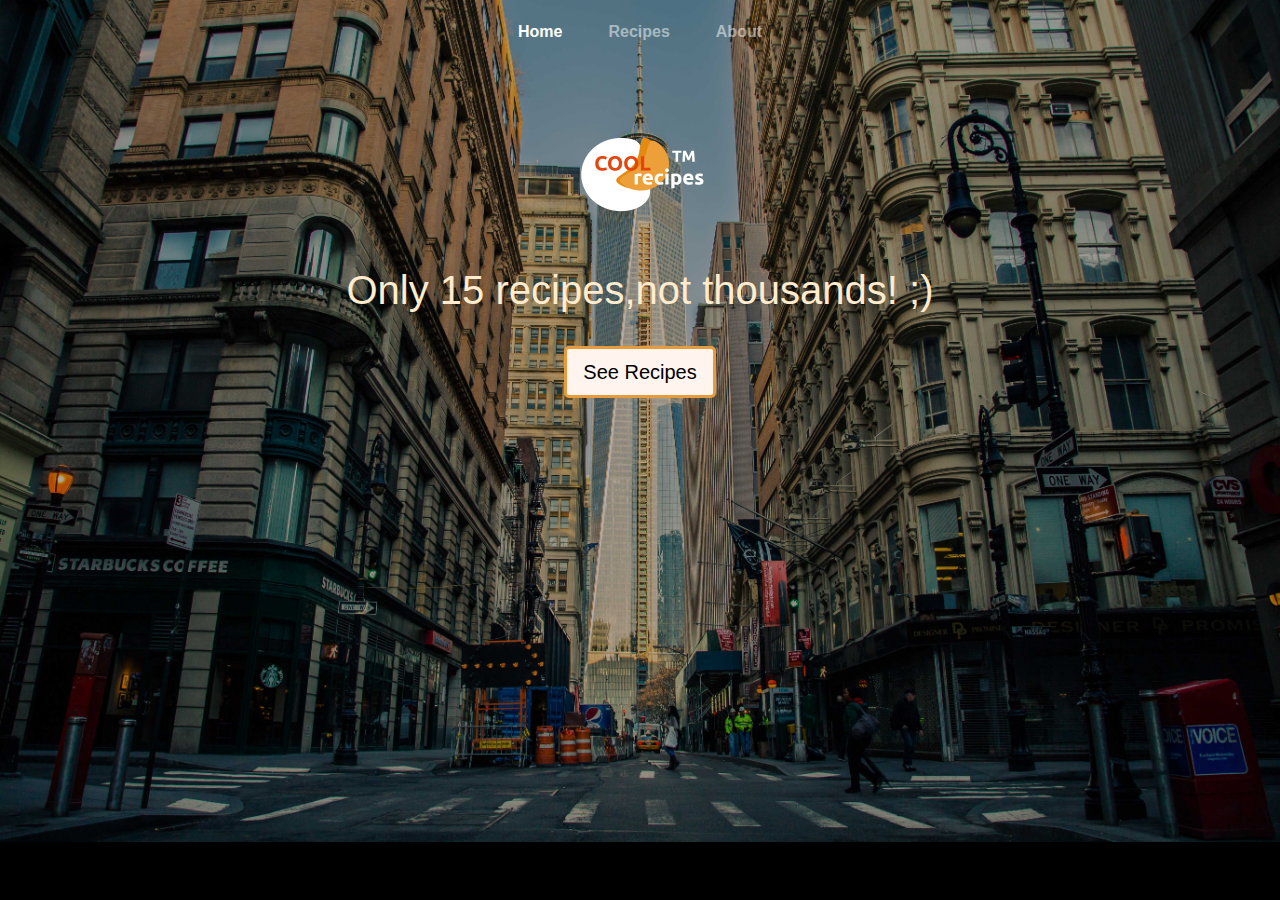
<file: Index.html>
<!DOCTYPE html>
<html lang="en">
    <head>
        <meta charset="UTF-8">
        <meta name="viewport" content="width=device-width, initial-scale=1.0">
        <title>Document</title>
        <link rel="stylesheet" href="https://cdnjs.cloudflare.com/ajax/libs/animate.css/4.1.1/animate.min.css">
        <link rel="stylesheet" href="https://stackpath.bootstrapcdn.com/bootstrap/4.5.2/css/bootstrap.min.css" integrity="sha384-JcKb8q3iqJ61gNV9KGb8thSsNjpSL0n8PARn9HuZOnIxN0hoP+VmmDGMN5t9UJ0Z" crossorigin="anonymous">
        <link rel="stylesheet" href="styles.css"/>
        <script src="https://stackpath.bootstrapcdn.com/bootstrap/4.5.2/js/bootstrap.min.js" integrity="sha384-B4gt1jrGC7Jh4AgTPSdUtOBvfO8shuf57BaghqFfPlYxofvL8/KUEfYiJOMMV+rV" crossorigin="anonymous"></script>
    </head>
    <body>
        <header>
            <nav class="navbar navbar-dark bg-transparent navbar-expand d-flex justify-content-around flex-row ">
                
                <!--<span class="navbar-text text-white">
                    Only 15 recipes, not thousands! ;)
                </span> -->
            
                <!--<a class="navbar-brand" href="#">
                    <img src="src/logo.png" width="100" height="100" alt="logo of cool recipes">
                </a> -->

                <div class=" row">
                <ul class="  navbar-nav p-2">
                    <li class="col-md nav-item active">
                        <a class="nav-link" href="#">Home <span class="sr-only">(current)</span></a>
                    </li>
                    <li class="col-md nav-item">
                        <a class="nav-link" href="menu.html">Recipes</a>
                    </li> 
                    <li class="col-md nav-item">
                        <a class="nav-link" href="about.html">About</a>
                    </li>
                </ul>
                </div>
            </nav>
        </header>
        <body>
            <br>
            <img src="src/logo.png" class="img-fluid d-block mx-auto" style="width:150px;" alt="cool recipes logo">
            <br>
            <h1 class="text-center animate__animated animate__zoomInDown animate__slower" style="color: blanchedalmond;">
                Only 15 recipes,not thousands! ;)
            </h1>
            <br>
            <a href="menu.html">
            <button type="button" class="d-block mx-auto btn btn-primary btn-lg">See Recipes</button>
            </a>
        </body>
        <footer>
            
        </footer>

</html>
</file>
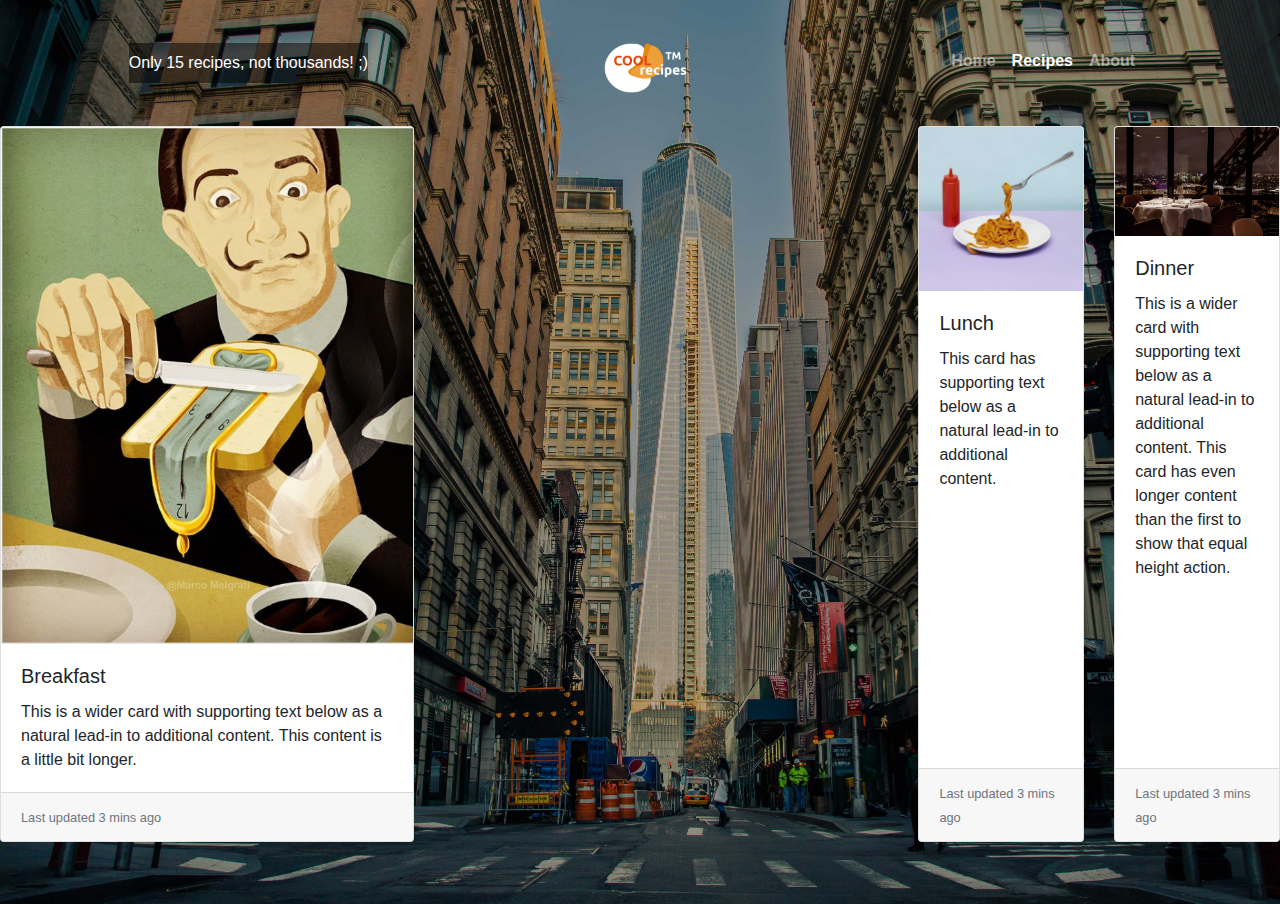
<file: menu.html>
<!DOCTYPE html>
<html lang="en">
    <head>
        <meta charset="UTF-8">
        <meta name="viewport" content="width=device-width, initial-scale=1.0">
        <title>Document</title>
        <link rel="stylesheet" href="https://cdnjs.cloudflare.com/ajax/libs/font-awesome/4.7.0/css/font-awesome.min.css">
        <link rel="stylesheet" href="https://cdnjs.cloudflare.com/ajax/libs/animate.css/4.1.1/animate.min.css">
        <link rel="stylesheet" href="https://stackpath.bootstrapcdn.com/bootstrap/4.5.2/css/bootstrap.min.css" integrity="sha384-JcKb8q3iqJ61gNV9KGb8thSsNjpSL0n8PARn9HuZOnIxN0hoP+VmmDGMN5t9UJ0Z" crossorigin="anonymous">
        <link rel="stylesheet" href="styles.css"/>
        <script src="https://stackpath.bootstrapcdn.com/bootstrap/4.5.2/js/bootstrap.min.js" integrity="sha384-B4gt1jrGC7Jh4AgTPSdUtOBvfO8shuf57BaghqFfPlYxofvL8/KUEfYiJOMMV+rV" crossorigin="anonymous"></script>
    </head>
    <body>
        <header>
            <nav class="navbar navbar-dark bg-transparent navbar-expand d-flex justify-content-around flex-row">
                
                <span class="navbar-text text-white">
                    Only 15 recipes, not thousands! ;)
                </span> 
            
                <a class="navbar-brand" href="about.html">
                    <img src="src/logo.png" width="100" height="100" alt="logo of cool recipes">
                </a> 
                
                <ul class="navbar-nav p-2">
                    <li class="nav-item">
                        <a class="nav-link" href="Index.html">Home <span class="sr-only">(current)</span></a>
                    </li>
                   <li class="nav-item active">
                        <a class="nav-link" href="menu.html">Recipes</a>
                    </li> 
                    <li class="nav-item">
                        <a class="nav-link" href="about.html">About</a>
                    </li>
                </ul>
            </nav>
        </header>
        <body>
            <!--<br>
            <img src="src/logo.png" class="img-fluid d-block mx-auto" style="width:150px;" alt="cool recipes logo">
            <br>
            <h1 class="text-center animate__animated animate__zoomInDown animate__slower" style="color: blanchedalmond;">
                Only 15 recipes,not thousands! ;)
            </h1>
            <br>
            <a href="menue.html">
            <button type="button" class="d-block mx-auto btn btn-primary btn-lg">See Recipes</button>
            </a>-->
            <div class="card-deck">
                <div class="row">
                    <div class="col-sm-6">

                        <div class="card">
                            <a href="#"><img class="card-img-top" src="src/breakfast.PNG" alt="Card image cap"></a>
                        <div class="card-body">
                            <h5 class="card-title">Breakfast</h5>
                            <p class="card-text">This is a wider card with supporting text below as a natural lead-in to additional content. This content is a little bit longer.</p>
                        </div>
                        <div class="card-footer">
                            <small class="text-muted">Last updated 3 mins ago</small>
                        </div>
                    </div>
               </div>
            </div>
            <div class="card w-50">
                <a href="#"> <img class="card-img-top" src="src/lunch.jpg" alt="Card image cap"></a>
                <div class="card-body">
                    <h5 class="card-title">Lunch</h5>
                    <p class="card-text">This card has supporting text below as a natural lead-in to additional content.</p>
                </div>
                <div class="card-footer">
                    <small class="text-muted">Last updated 3 mins ago</small>
                </div>
            </div>
            <div class="card w-20">
                <a href="#"><img class="card-img-top" src="src/dinner.jpg" alt="Card image cap"></a>
                <div class="card-body">
                    <h5 class="card-title">Dinner</h5>
                    <p class="card-text">This is a wider card with supporting text below as a natural lead-in to additional content. This card has even longer content than the first to show that equal height action.</p>
                </div>
                <div class="card-footer">
                    <small class="text-muted">Last updated 3 mins ago</small>
                </div>
            </div>
        </div>
            
        </body>
        </div>
        <footer>
            <div class=" .container-fluid">
                <ul class="row">
                    <a class="col-md btn-floating btn-lg" type="button" role="button"><i class="fab fa-facebook"></i></a>
                    <a class="col-md btn-floating btn-lg btn-ins" type="button" role="button"><i class="fab fa-instagram"></i></a>
                    <a class="col-md btn-floating btn-lg btn-tw" type="button" role="button"><i class="fab fa-twitter"></i></a>
                    <a class="col-md btn-floating btn-lg btn-yt" type="button" role="button"><i class="fab fa-youtube"></i></a>
                </ul>
            </div>
        
        </footer>
        
       
    </body>
</html>
</file>
<file: styles.css>
body{
    background-image: url("src/background-photo.jpg");
    background-size: cover;
    background-repeat: no-repeat;
    background-color: black; 
}

.text-white{
background-color: rgba(0, 0, 0, 0.5);


}


.navbar-nav .nav-link{
    padding: .25rem 0;
    font-weight: 700;
    color: rgba(255, 255, 255, .5);
    background-color: transparent;
    border-bottom: .25rem solid transparent;
}
.navbar-nav .nav-link:hover,
.navbar-nav .nav-link:focus{
    border-bottom-color: rgba(255, 255, 255, .25);

}
.btn{
background-color: seashell;
border:3px solid rgb(230, 156, 60);
color: rgb(0, 0, 0);
}
btn-primary:hover{
    
}
btn-primary:focus{
    /*formatting goes here*/
}
h1{
    
    animation-duration: 5s;
    
}
</file>
